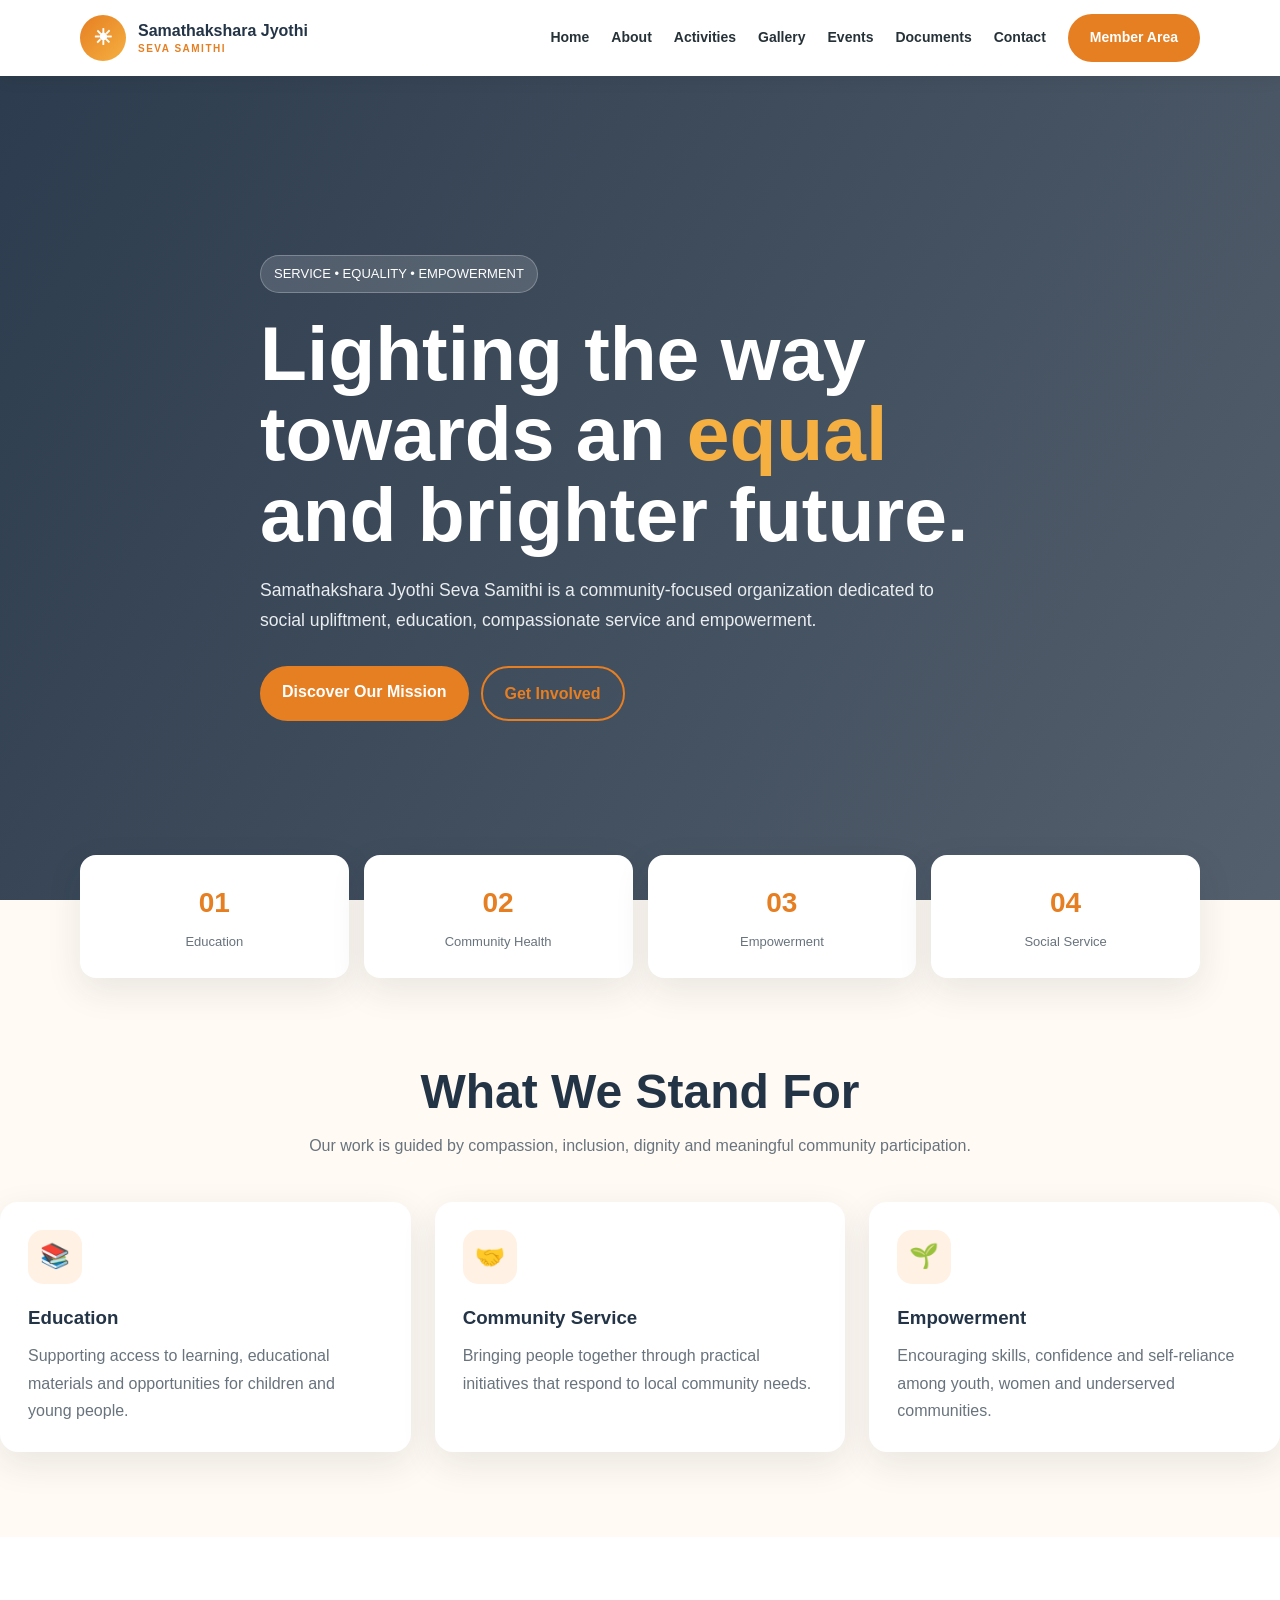
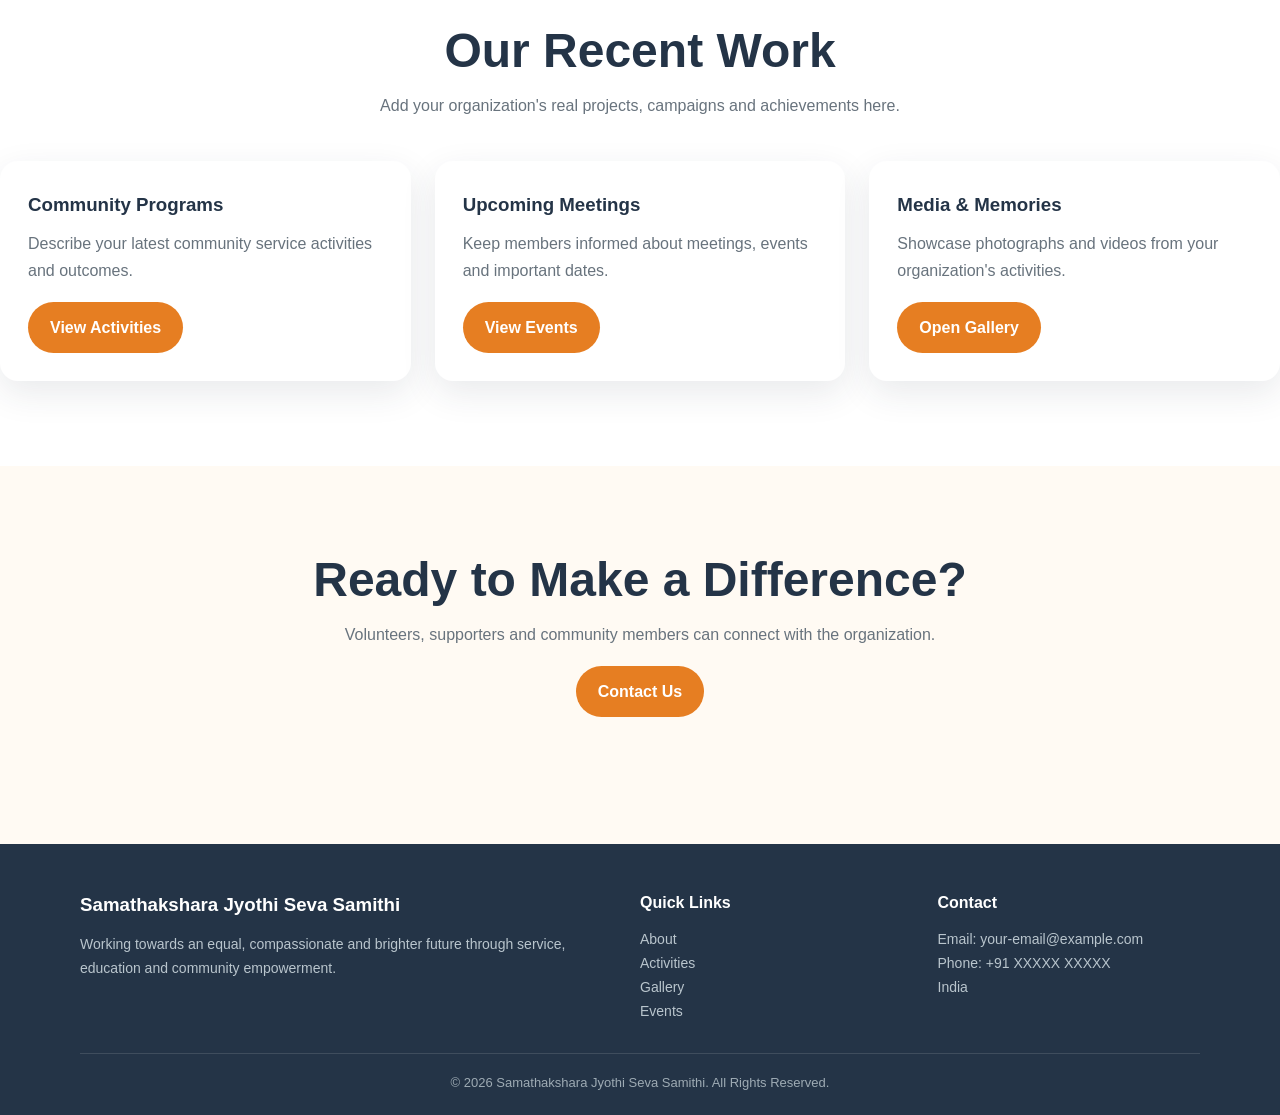
<file: index.html>
<!DOCTYPE html>
<html lang="en"><head><meta charset="UTF-8"><meta name="viewport" content="width=device-width,initial-scale=1.0">
<title>Home | Samathakshara Jyothi Seva Samithi</title><meta name="description" content="Samathakshara Jyothi Seva Samithi - service, education and community empowerment."><link rel="stylesheet" href="css/style.css"></head>
<body>
<header>
 <div class="container navbar">
  <a class="brand" href="index.html"><span class="brand-mark">☀</span><span>Samathakshara Jyothi<small>SEVA SAMITHI</small></span></a>
  <button class="menu-btn" aria-label="Open menu">☰</button>
  <nav class="nav-links">
   <a href="index.html">Home</a><a href="about.html">About</a><a href="activities.html">Activities</a>
   <a href="gallery.html">Gallery</a><a href="events.html">Events</a><a href="documents.html">Documents</a>
   <a href="contact.html">Contact</a><a class="btn" href="admin.html">Member Area</a>
  </nav>
 </div>
</header>

<main>
<section class="hero"><div class="container hero-content">
 <span class="badge">SERVICE • EQUALITY • EMPOWERMENT</span>
 <h1>Lighting the way towards an <span>equal</span> and brighter future.</h1>
 <p>Samathakshara Jyothi Seva Samithi is a community-focused organization dedicated to social upliftment, education, compassionate service and empowerment.</p>
 <div class="hero-actions"><a class="btn" href="about.html">Discover Our Mission</a><a class="btn btn-outline" href="contact.html">Get Involved</a></div>
</div></section>
<section class="container"><div class="stats">
 <div class="stat"><strong>01</strong><span>Education</span></div><div class="stat"><strong>02</strong><span>Community Health</span></div>
 <div class="stat"><strong>03</strong><span>Empowerment</span></div><div class="stat"><strong>04</strong><span>Social Service</span></div>
</div></section>
<section class="section"><div class="section-head"><h2>What We Stand For</h2><p>Our work is guided by compassion, inclusion, dignity and meaningful community participation.</p></div>
 <div class="grid grid-3">
  <div class="card"><div class="icon">📚</div><h3>Education</h3><p>Supporting access to learning, educational materials and opportunities for children and young people.</p></div>
  <div class="card"><div class="icon">🤝</div><h3>Community Service</h3><p>Bringing people together through practical initiatives that respond to local community needs.</p></div>
  <div class="card"><div class="icon">🌱</div><h3>Empowerment</h3><p>Encouraging skills, confidence and self-reliance among youth, women and underserved communities.</p></div>
 </div>
</section>
<section class="section alt"><div class="section-head"><h2>Our Recent Work</h2><p>Add your organization's real projects, campaigns and achievements here.</p></div>
 <div class="grid grid-3">
  <div class="card"><h3>Community Programs</h3><p>Describe your latest community service activities and outcomes.</p><a class="btn" style="margin-top:18px" href="activities.html">View Activities</a></div>
  <div class="card"><h3>Upcoming Meetings</h3><p>Keep members informed about meetings, events and important dates.</p><a class="btn" style="margin-top:18px" href="events.html">View Events</a></div>
  <div class="card"><h3>Media & Memories</h3><p>Showcase photographs and videos from your organization's activities.</p><a class="btn" style="margin-top:18px" href="gallery.html">Open Gallery</a></div>
 </div>
</section>
<section class="section"><div class="section-head"><h2>Ready to Make a Difference?</h2><p>Volunteers, supporters and community members can connect with the organization.</p><a class="btn" style="margin-top:18px" href="contact.html">Contact Us</a></div></section>
</main>

<footer>
 <div class="container footer-grid">
  <div><h3>Samathakshara Jyothi Seva Samithi</h3><p>Working towards an equal, compassionate and brighter future through service, education and community empowerment.</p></div>
  <div><h4>Quick Links</h4><p><a href="about.html">About</a></p><p><a href="activities.html">Activities</a></p><p><a href="gallery.html">Gallery</a></p><p><a href="events.html">Events</a></p></div>
  <div><h4>Contact</h4><p>Email: your-email@example.com</p><p>Phone: +91 XXXXX XXXXX</p><p>India</p></div>
 </div>
 <div class="container footer-bottom">© <span data-year></span> Samathakshara Jyothi Seva Samithi. All Rights Reserved.</div>
</footer>
<script src="js/script.js"></script>
</body></html>
</file>
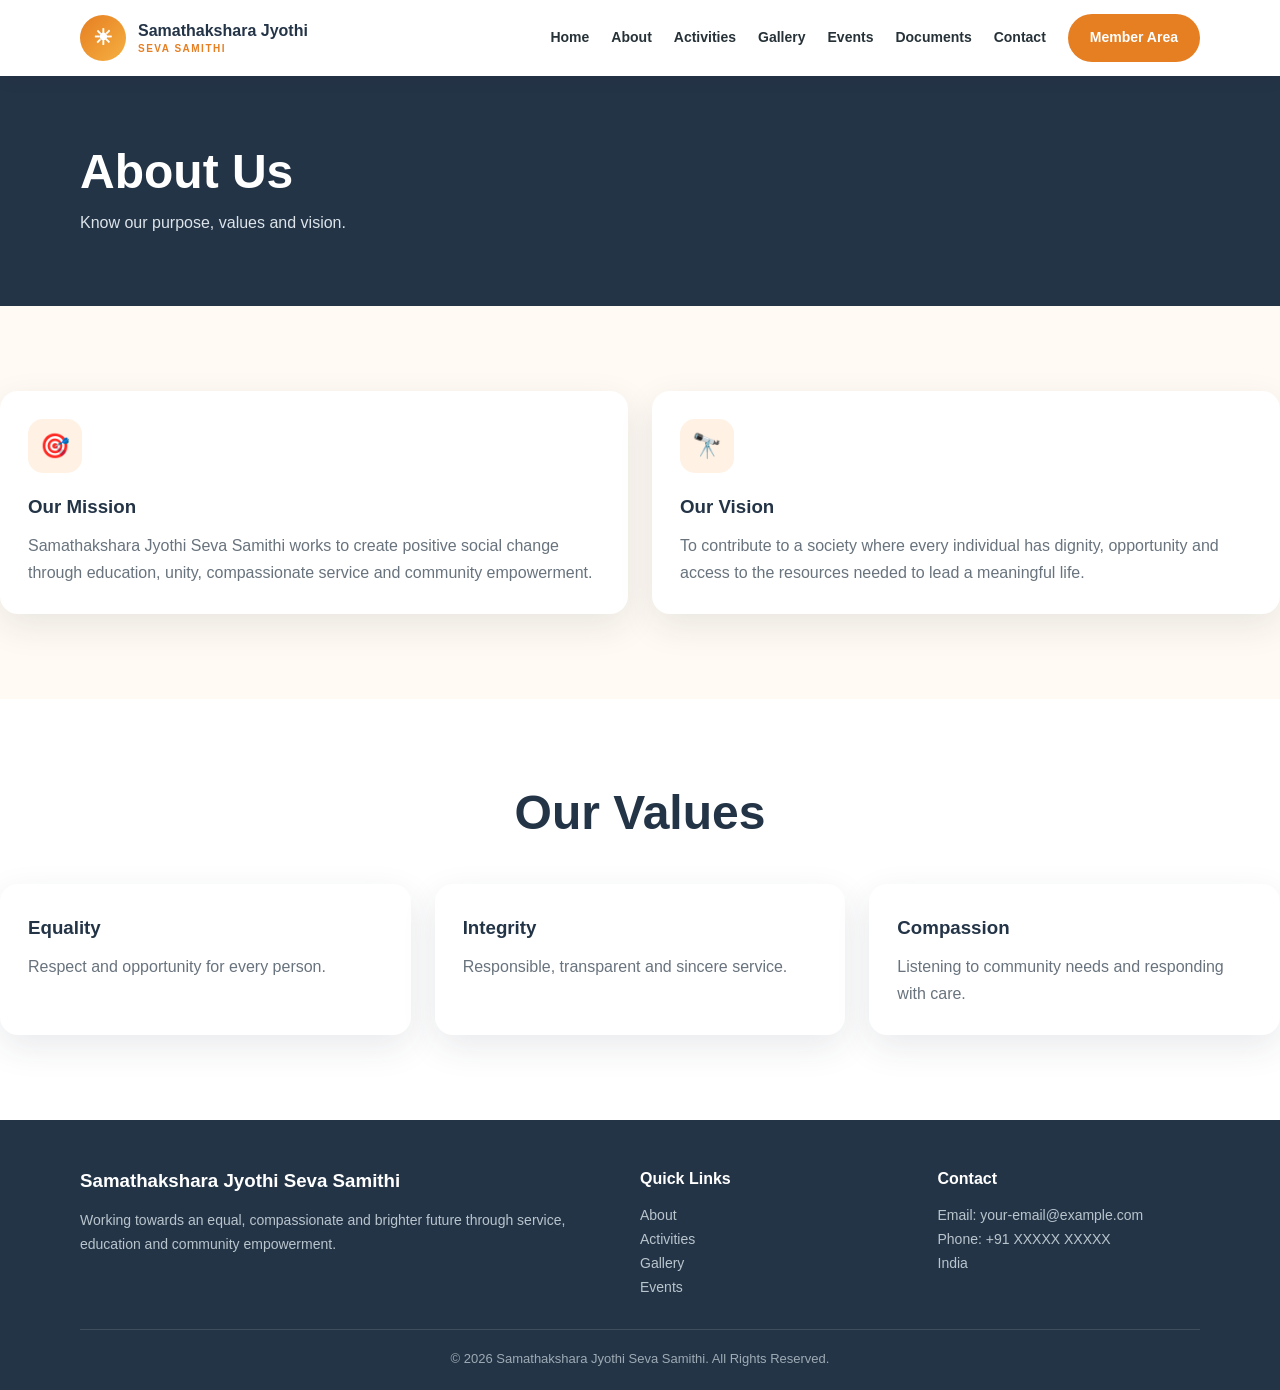
<file: about.html>
<!DOCTYPE html>
<html lang="en"><head><meta charset="UTF-8"><meta name="viewport" content="width=device-width,initial-scale=1.0">
<title>About Us | Samathakshara Jyothi Seva Samithi</title><meta name="description" content="Samathakshara Jyothi Seva Samithi - service, education and community empowerment."><link rel="stylesheet" href="css/style.css"></head>
<body>
<header>
 <div class="container navbar">
  <a class="brand" href="index.html"><span class="brand-mark">☀</span><span>Samathakshara Jyothi<small>SEVA SAMITHI</small></span></a>
  <button class="menu-btn" aria-label="Open menu">☰</button>
  <nav class="nav-links">
   <a href="index.html">Home</a><a href="about.html">About</a><a href="activities.html">Activities</a>
   <a href="gallery.html">Gallery</a><a href="events.html">Events</a><a href="documents.html">Documents</a>
   <a href="contact.html">Contact</a><a class="btn" href="admin.html">Member Area</a>
  </nav>
 </div>
</header>

<main><section class="page-hero"><div class="container"><h1>About Us</h1><p>Know our purpose, values and vision.</p></div></section>
<section class="section"><div class="grid grid-2">
 <div class="card"><div class="icon">🎯</div><h3>Our Mission</h3><p>Samathakshara Jyothi Seva Samithi works to create positive social change through education, unity, compassionate service and community empowerment.</p></div>
 <div class="card"><div class="icon">🔭</div><h3>Our Vision</h3><p>To contribute to a society where every individual has dignity, opportunity and access to the resources needed to lead a meaningful life.</p></div>
</div></section>
<section class="section alt"><div class="section-head"><h2>Our Values</h2></div><div class="grid grid-3">
 <div class="card"><h3>Equality</h3><p>Respect and opportunity for every person.</p></div><div class="card"><h3>Integrity</h3><p>Responsible, transparent and sincere service.</p></div><div class="card"><h3>Compassion</h3><p>Listening to community needs and responding with care.</p></div>
</div></section></main>

<footer>
 <div class="container footer-grid">
  <div><h3>Samathakshara Jyothi Seva Samithi</h3><p>Working towards an equal, compassionate and brighter future through service, education and community empowerment.</p></div>
  <div><h4>Quick Links</h4><p><a href="about.html">About</a></p><p><a href="activities.html">Activities</a></p><p><a href="gallery.html">Gallery</a></p><p><a href="events.html">Events</a></p></div>
  <div><h4>Contact</h4><p>Email: your-email@example.com</p><p>Phone: +91 XXXXX XXXXX</p><p>India</p></div>
 </div>
 <div class="container footer-bottom">© <span data-year></span> Samathakshara Jyothi Seva Samithi. All Rights Reserved.</div>
</footer>
<script src="js/script.js"></script>
</body></html>
</file>
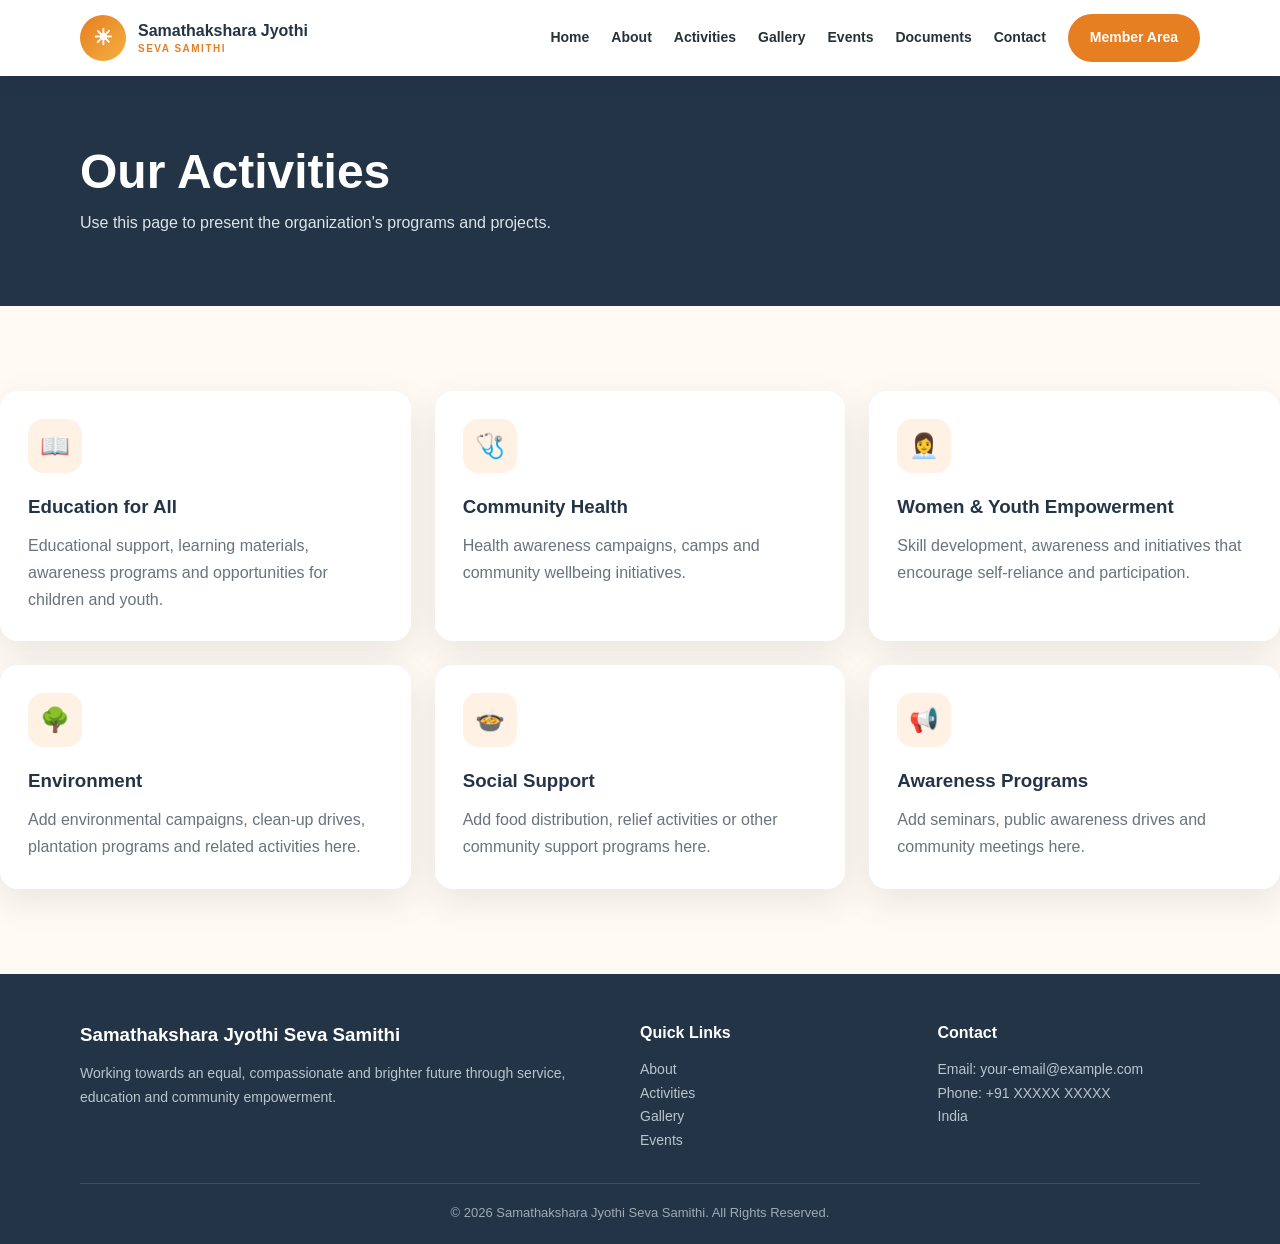
<file: activities.html>
<!DOCTYPE html>
<html lang="en"><head><meta charset="UTF-8"><meta name="viewport" content="width=device-width,initial-scale=1.0">
<title>Activities | Samathakshara Jyothi Seva Samithi</title><meta name="description" content="Samathakshara Jyothi Seva Samithi - service, education and community empowerment."><link rel="stylesheet" href="css/style.css"></head>
<body>
<header>
 <div class="container navbar">
  <a class="brand" href="index.html"><span class="brand-mark">☀</span><span>Samathakshara Jyothi<small>SEVA SAMITHI</small></span></a>
  <button class="menu-btn" aria-label="Open menu">☰</button>
  <nav class="nav-links">
   <a href="index.html">Home</a><a href="about.html">About</a><a href="activities.html">Activities</a>
   <a href="gallery.html">Gallery</a><a href="events.html">Events</a><a href="documents.html">Documents</a>
   <a href="contact.html">Contact</a><a class="btn" href="admin.html">Member Area</a>
  </nav>
 </div>
</header>

<main><section class="page-hero"><div class="container"><h1>Our Activities</h1><p>Use this page to present the organization's programs and projects.</p></div></section>
<section class="section"><div class="grid grid-3">
 <div class="card"><div class="icon">📖</div><h3>Education for All</h3><p>Educational support, learning materials, awareness programs and opportunities for children and youth.</p></div>
 <div class="card"><div class="icon">🩺</div><h3>Community Health</h3><p>Health awareness campaigns, camps and community wellbeing initiatives.</p></div>
 <div class="card"><div class="icon">👩‍💼</div><h3>Women & Youth Empowerment</h3><p>Skill development, awareness and initiatives that encourage self-reliance and participation.</p></div>
 <div class="card"><div class="icon">🌳</div><h3>Environment</h3><p>Add environmental campaigns, clean-up drives, plantation programs and related activities here.</p></div>
 <div class="card"><div class="icon">🍲</div><h3>Social Support</h3><p>Add food distribution, relief activities or other community support programs here.</p></div>
 <div class="card"><div class="icon">📢</div><h3>Awareness Programs</h3><p>Add seminars, public awareness drives and community meetings here.</p></div>
</div></section></main>

<footer>
 <div class="container footer-grid">
  <div><h3>Samathakshara Jyothi Seva Samithi</h3><p>Working towards an equal, compassionate and brighter future through service, education and community empowerment.</p></div>
  <div><h4>Quick Links</h4><p><a href="about.html">About</a></p><p><a href="activities.html">Activities</a></p><p><a href="gallery.html">Gallery</a></p><p><a href="events.html">Events</a></p></div>
  <div><h4>Contact</h4><p>Email: your-email@example.com</p><p>Phone: +91 XXXXX XXXXX</p><p>India</p></div>
 </div>
 <div class="container footer-bottom">© <span data-year></span> Samathakshara Jyothi Seva Samithi. All Rights Reserved.</div>
</footer>
<script src="js/script.js"></script>
</body></html>
</file>
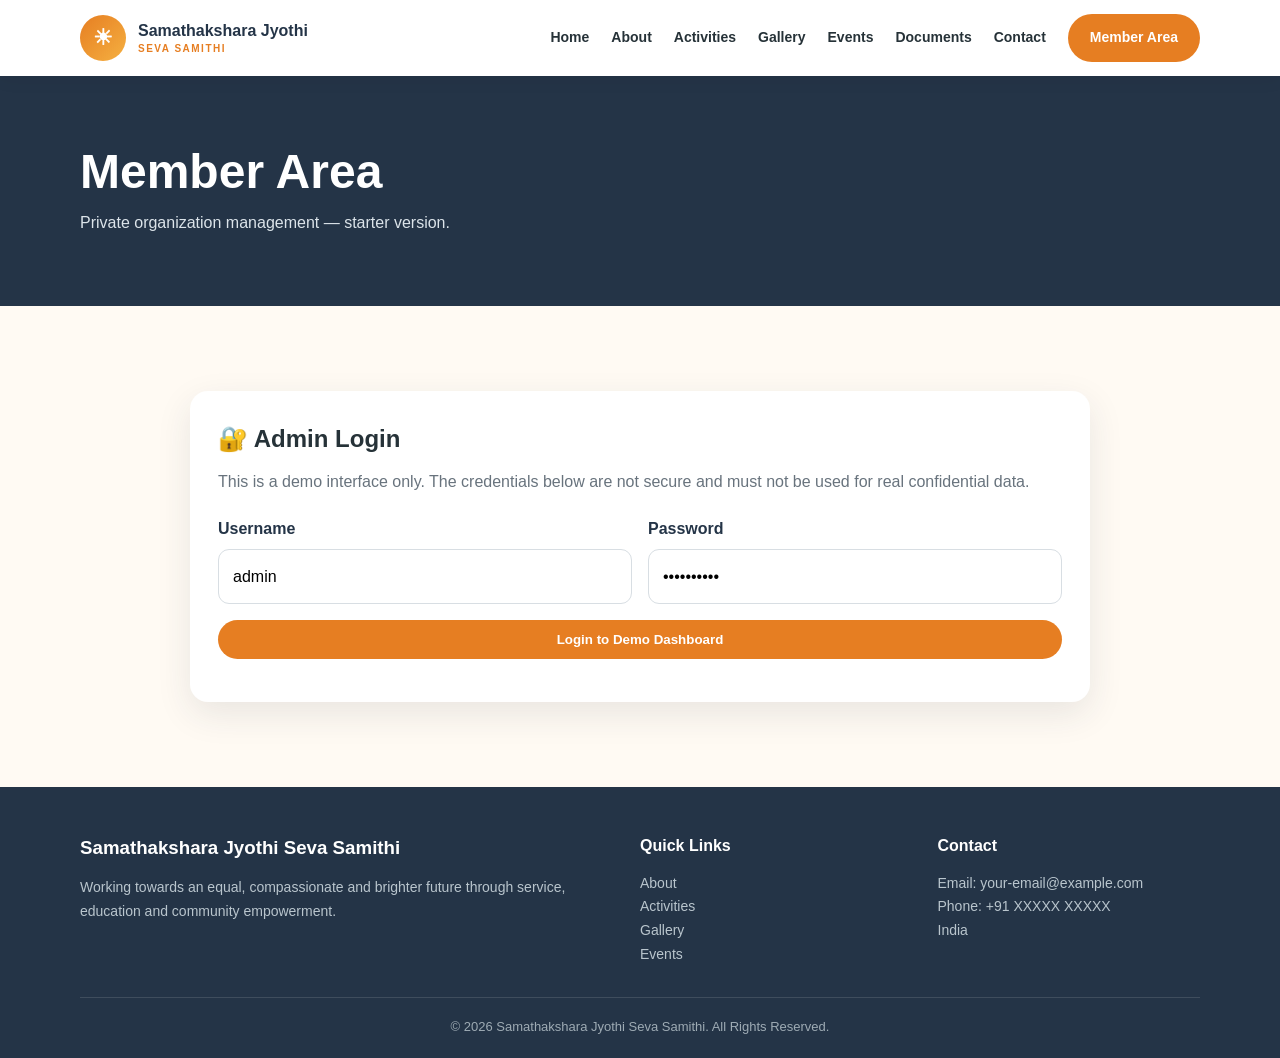
<file: admin-old.html>
<!DOCTYPE html>
<html lang="en"><head><meta charset="UTF-8"><meta name="viewport" content="width=device-width,initial-scale=1.0">
<title>Member Area | Samathakshara Jyothi Seva Samithi</title><meta name="description" content="Samathakshara Jyothi Seva Samithi - service, education and community empowerment."><link rel="stylesheet" href="css/style.css"></head>
<body>
<header>
 <div class="container navbar">
  <a class="brand" href="index.html"><span class="brand-mark">☀</span><span>Samathakshara Jyothi<small>SEVA SAMITHI</small></span></a>
  <button class="menu-btn" aria-label="Open menu">☰</button>
  <nav class="nav-links">
   <a href="index.html">Home</a><a href="about.html">About</a><a href="activities.html">Activities</a>
   <a href="gallery.html">Gallery</a><a href="events.html">Events</a><a href="documents.html">Documents</a>
   <a href="contact.html">Contact</a><a class="btn" href="admin.html">Member Area</a>
  </nav>
 </div>
</header>

<main><section class="page-hero"><div class="container"><h1>Member Area</h1><p>Private organization management — starter version.</p></div></section>
<section class="section"><div id="loginPanel" class="card admin-box">
 <h2>🔐 Admin Login</h2><p style="color:var(--muted);margin:8px 0 20px">This is a demo interface only. The credentials below are not secure and must not be used for real confidential data.</p>
 <form id="loginForm" class="form-grid"><div class="form-group"><label>Username</label><input id="username" required value="admin"></div><div class="form-group"><label>Password</label><input id="password" type="password" required value="samithi123"></div><div class="form-group full"><button class="btn">Login to Demo Dashboard</button></div></form><div id="loginMessage"></div>
</div>
<div id="dashboard" class="hidden admin-box">
 <div class="section-head" style="margin-top:0"><h2>Organization Dashboard</h2><p>These are the modules we can connect to real free services next.</p></div>
 <div class="dashboard-grid">
  <div class="dashboard-card">📸<strong>Photos</strong><span>Upload and organize activity photos.</span></div>
  <div class="dashboard-card">🎥<strong>Videos</strong><span>Manage video links and media.</span></div>
  <div class="dashboard-card">📁<strong>Documents</strong><span>Store proformas and reports.</span></div>
  <div class="dashboard-card">📅<strong>Meetings</strong><span>Schedule meetings and agendas.</span></div>
  <div class="dashboard-card">📝<strong>Minutes</strong><span>Maintain meeting minutes.</span></div>
  <div class="dashboard-card">👥<strong>Members</strong><span>Plan member management.</span></div>
 </div>
 <div class="notice" style="margin-top:25px"><strong>Next step:</strong> connect this dashboard to Firebase or Supabase for real authentication, database records and file storage.</div>
</div></section></main>

<footer>
 <div class="container footer-grid">
  <div><h3>Samathakshara Jyothi Seva Samithi</h3><p>Working towards an equal, compassionate and brighter future through service, education and community empowerment.</p></div>
  <div><h4>Quick Links</h4><p><a href="about.html">About</a></p><p><a href="activities.html">Activities</a></p><p><a href="gallery.html">Gallery</a></p><p><a href="events.html">Events</a></p></div>
  <div><h4>Contact</h4><p>Email: your-email@example.com</p><p>Phone: +91 XXXXX XXXXX</p><p>India</p></div>
 </div>
 <div class="container footer-bottom">© <span data-year></span> Samathakshara Jyothi Seva Samithi. All Rights Reserved.</div>
</footer>
<script src="js/script.js"></script>
</body></html>
</file>
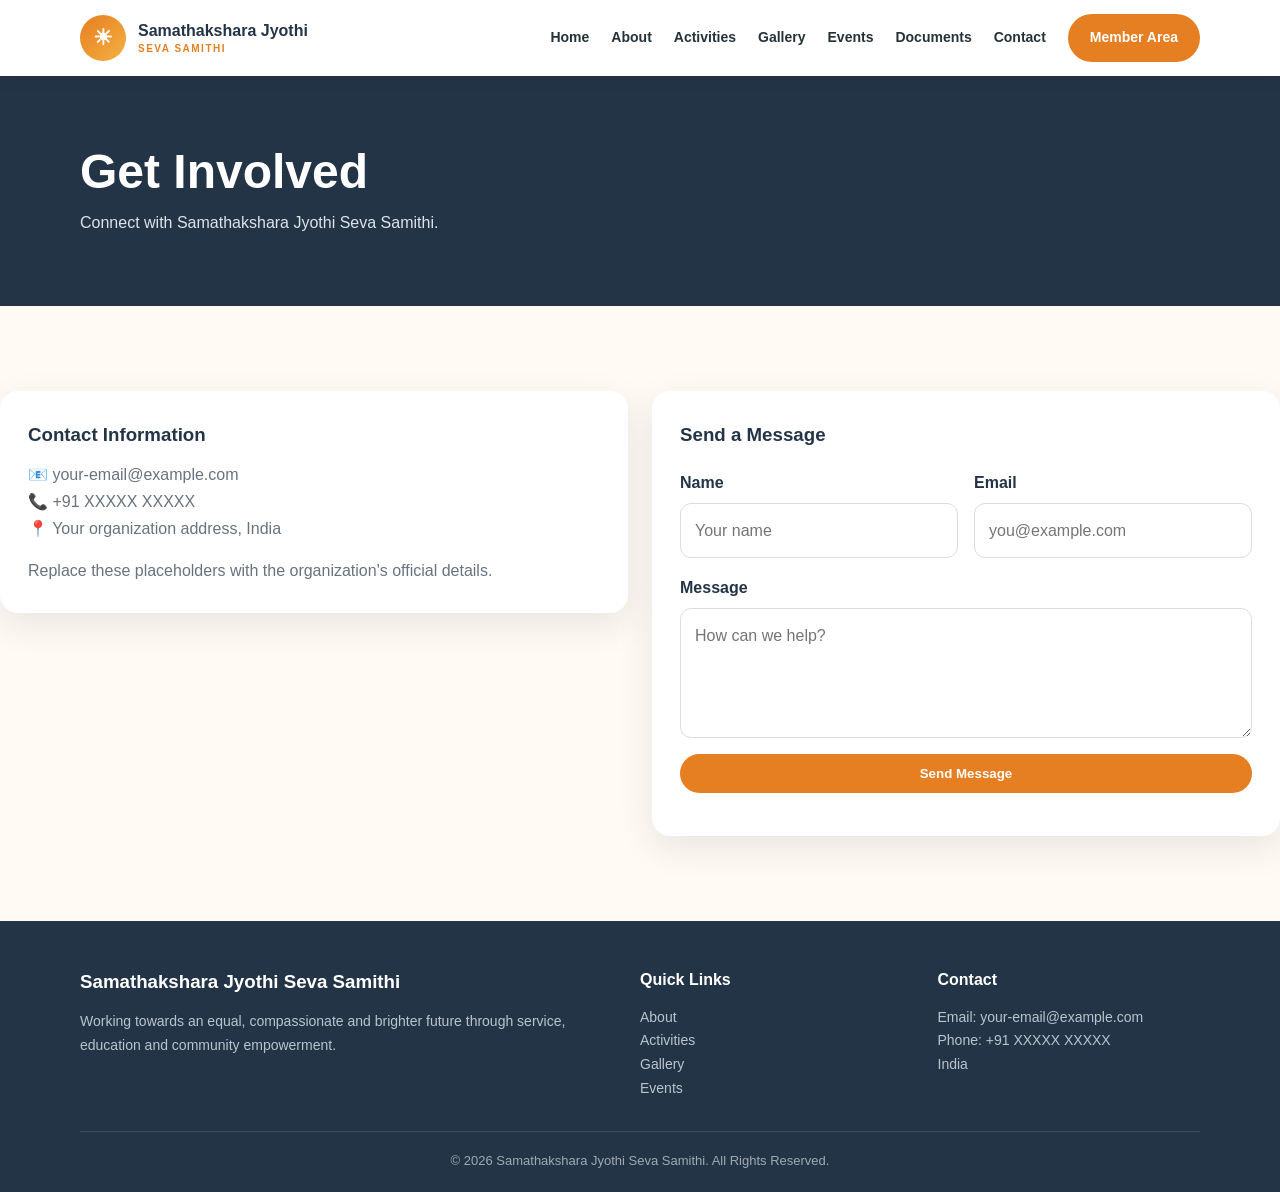
<file: contact.html>
<!DOCTYPE html>
<html lang="en"><head><meta charset="UTF-8"><meta name="viewport" content="width=device-width,initial-scale=1.0">
<title>Contact | Samathakshara Jyothi Seva Samithi</title><meta name="description" content="Samathakshara Jyothi Seva Samithi - service, education and community empowerment."><link rel="stylesheet" href="css/style.css"></head>
<body>
<header>
 <div class="container navbar">
  <a class="brand" href="index.html"><span class="brand-mark">☀</span><span>Samathakshara Jyothi<small>SEVA SAMITHI</small></span></a>
  <button class="menu-btn" aria-label="Open menu">☰</button>
  <nav class="nav-links">
   <a href="index.html">Home</a><a href="about.html">About</a><a href="activities.html">Activities</a>
   <a href="gallery.html">Gallery</a><a href="events.html">Events</a><a href="documents.html">Documents</a>
   <a href="contact.html">Contact</a><a class="btn" href="admin.html">Member Area</a>
  </nav>
 </div>
</header>

<main><section class="page-hero"><div class="container"><h1>Get Involved</h1><p>Connect with Samathakshara Jyothi Seva Samithi.</p></div></section>
<section class="section"><div class="grid grid-2">
 <div><div class="card"><h3>Contact Information</h3><p style="margin-top:10px">📧 your-email@example.com</p><p>📞 +91 XXXXX XXXXX</p><p>📍 Your organization address, India</p><p style="margin-top:15px;color:var(--muted)">Replace these placeholders with the organization's official details.</p></div></div>
 <div class="card"><h3>Send a Message</h3><form id="contactForm" class="form-grid" style="margin-top:18px">
 <div class="form-group"><label>Name</label><input required placeholder="Your name"></div>
 <div class="form-group"><label>Email</label><input type="email" required placeholder="you@example.com"></div>
 <div class="form-group full"><label>Message</label><textarea required placeholder="How can we help?"></textarea></div>
 <div class="form-group full"><button class="btn" type="submit">Send Message</button></div></form><p id="formMessage" style="margin-top:15px;color:var(--primary)"></p></div>
</div></section></main>

<footer>
 <div class="container footer-grid">
  <div><h3>Samathakshara Jyothi Seva Samithi</h3><p>Working towards an equal, compassionate and brighter future through service, education and community empowerment.</p></div>
  <div><h4>Quick Links</h4><p><a href="about.html">About</a></p><p><a href="activities.html">Activities</a></p><p><a href="gallery.html">Gallery</a></p><p><a href="events.html">Events</a></p></div>
  <div><h4>Contact</h4><p>Email: your-email@example.com</p><p>Phone: +91 XXXXX XXXXX</p><p>India</p></div>
 </div>
 <div class="container footer-bottom">© <span data-year></span> Samathakshara Jyothi Seva Samithi. All Rights Reserved.</div>
</footer>
<script src="js/script.js"></script>
</body></html>
</file>
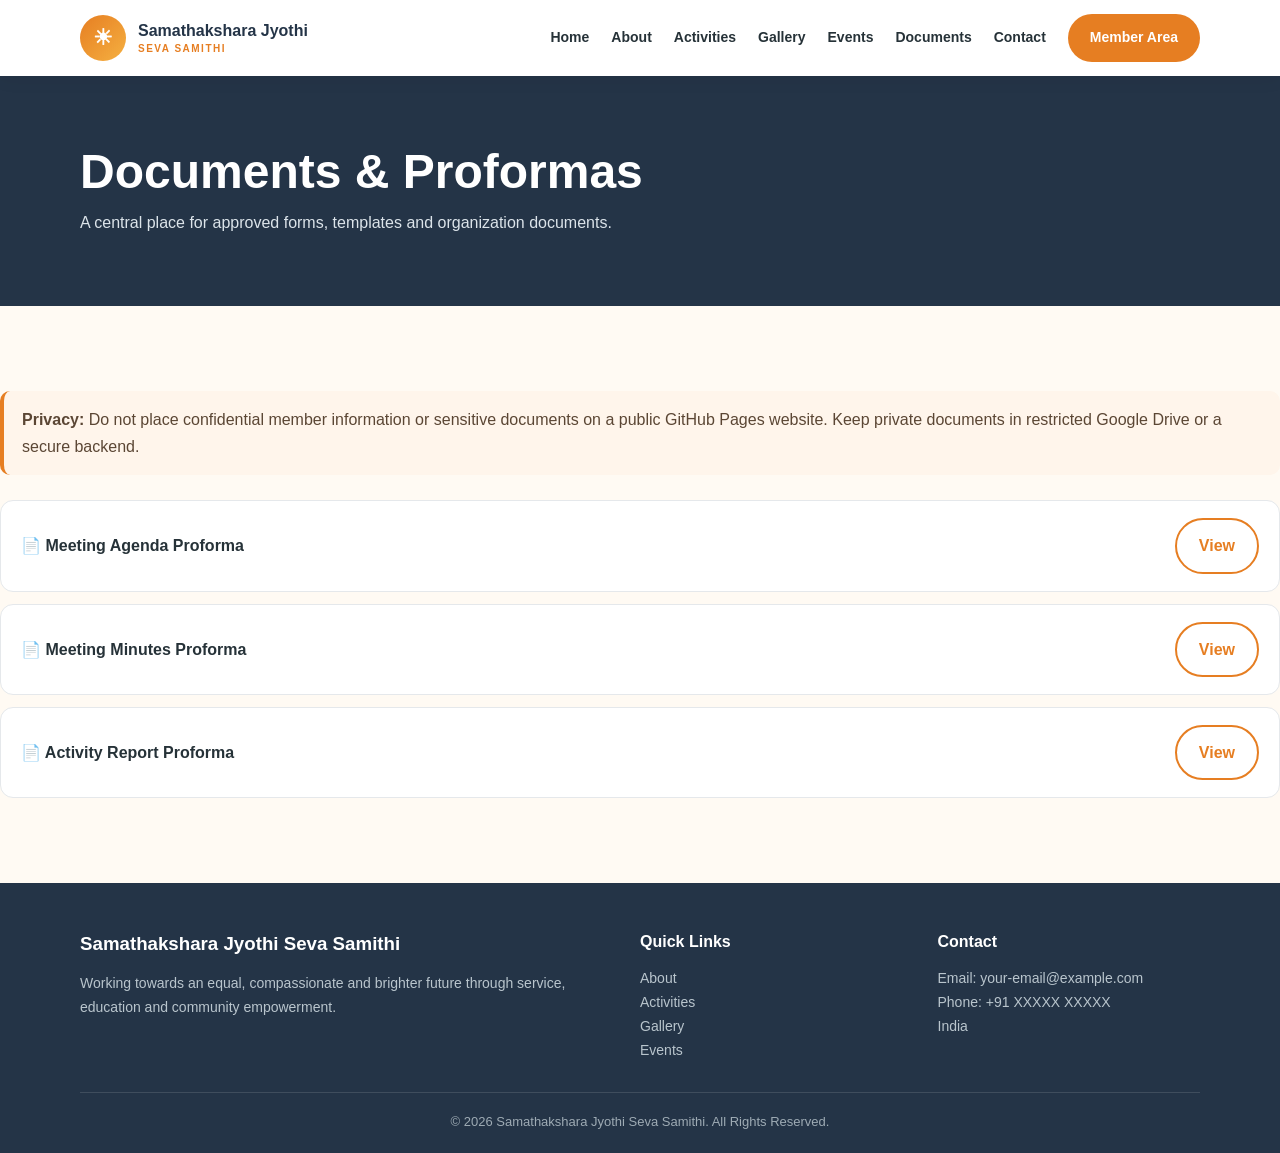
<file: documents.html>
<!DOCTYPE html>
<html lang="en"><head><meta charset="UTF-8"><meta name="viewport" content="width=device-width,initial-scale=1.0">
<title>Documents & Proformas | Samathakshara Jyothi Seva Samithi</title><meta name="description" content="Samathakshara Jyothi Seva Samithi - service, education and community empowerment."><link rel="stylesheet" href="css/style.css"></head>
<body>
<header>
 <div class="container navbar">
  <a class="brand" href="index.html"><span class="brand-mark">☀</span><span>Samathakshara Jyothi<small>SEVA SAMITHI</small></span></a>
  <button class="menu-btn" aria-label="Open menu">☰</button>
  <nav class="nav-links">
   <a href="index.html">Home</a><a href="about.html">About</a><a href="activities.html">Activities</a>
   <a href="gallery.html">Gallery</a><a href="events.html">Events</a><a href="documents.html">Documents</a>
   <a href="contact.html">Contact</a><a class="btn" href="admin.html">Member Area</a>
  </nav>
 </div>
</header>

<main><section class="page-hero"><div class="container"><h1>Documents & Proformas</h1><p>A central place for approved forms, templates and organization documents.</p></div></section>
<section class="section"><div class="notice" style="margin-bottom:25px"><strong>Privacy:</strong> Do not place confidential member information or sensitive documents on a public GitHub Pages website. Keep private documents in restricted Google Drive or a secure backend.</div>
<div class="document-list">
 <div class="document"><span>📄 Meeting Agenda Proforma</span><a class="btn btn-outline" href="documents/meeting-agenda-proforma.pdf">View</a></div>
 <div class="document"><span>📄 Meeting Minutes Proforma</span><a class="btn btn-outline" href="documents/meeting-minutes-proforma.pdf">View</a></div>
 <div class="document"><span>📄 Activity Report Proforma</span><a class="btn btn-outline" href="documents/activity-report-proforma.pdf">View</a></div>
</div></section></main>

<footer>
 <div class="container footer-grid">
  <div><h3>Samathakshara Jyothi Seva Samithi</h3><p>Working towards an equal, compassionate and brighter future through service, education and community empowerment.</p></div>
  <div><h4>Quick Links</h4><p><a href="about.html">About</a></p><p><a href="activities.html">Activities</a></p><p><a href="gallery.html">Gallery</a></p><p><a href="events.html">Events</a></p></div>
  <div><h4>Contact</h4><p>Email: your-email@example.com</p><p>Phone: +91 XXXXX XXXXX</p><p>India</p></div>
 </div>
 <div class="container footer-bottom">© <span data-year></span> Samathakshara Jyothi Seva Samithi. All Rights Reserved.</div>
</footer>
<script src="js/script.js"></script>
</body></html>
</file>
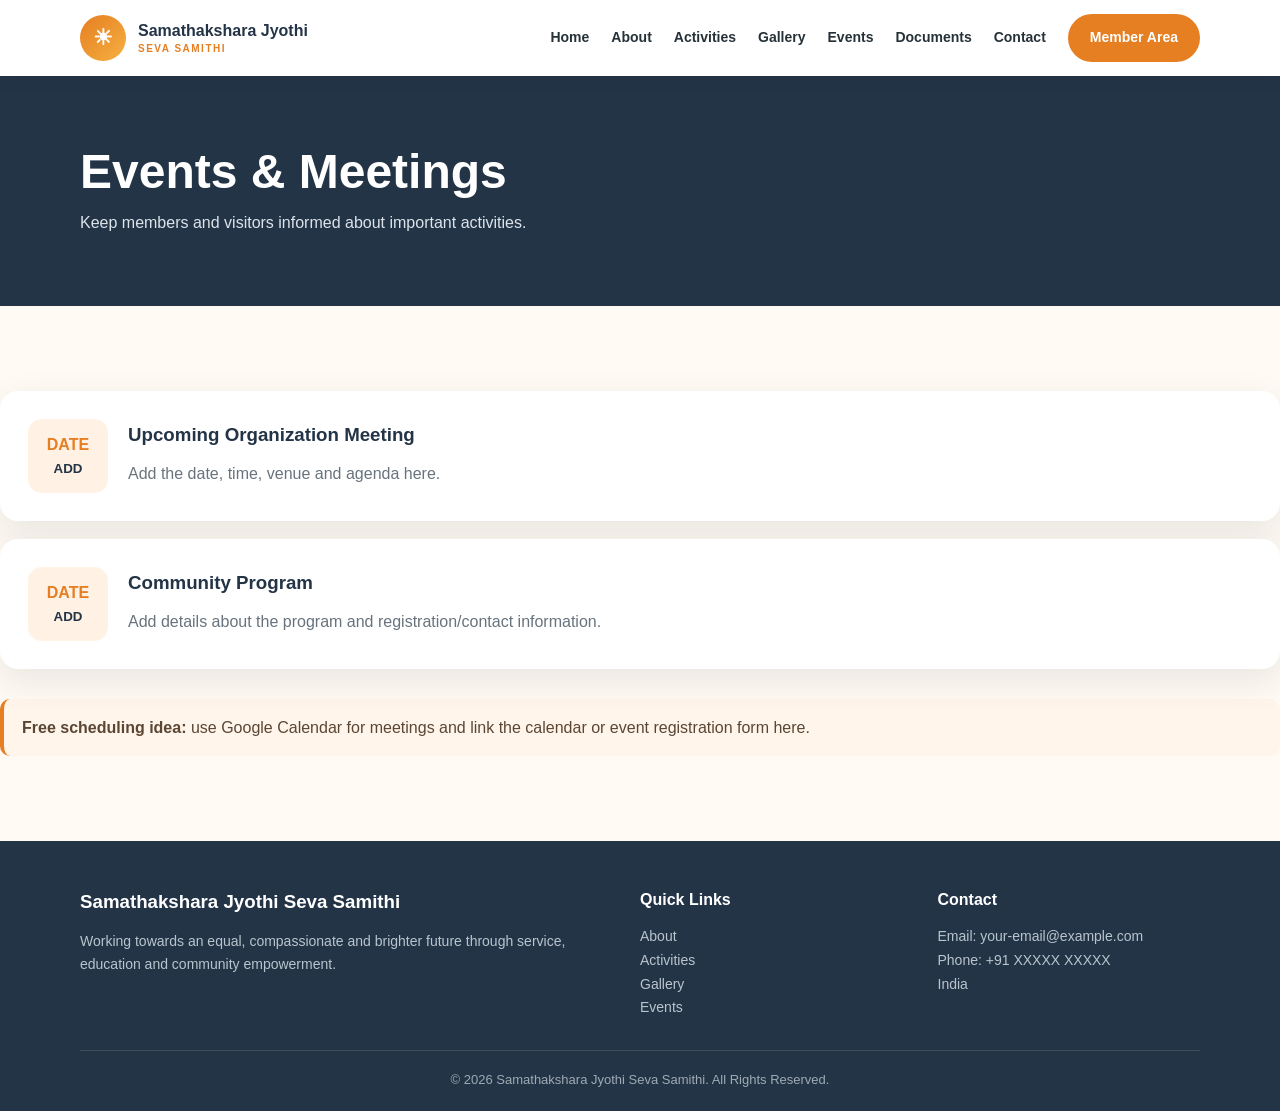
<file: events.html>
<!DOCTYPE html>
<html lang="en"><head><meta charset="UTF-8"><meta name="viewport" content="width=device-width,initial-scale=1.0">
<title>Events & Meetings | Samathakshara Jyothi Seva Samithi</title><meta name="description" content="Samathakshara Jyothi Seva Samithi - service, education and community empowerment."><link rel="stylesheet" href="css/style.css"></head>
<body>
<header>
 <div class="container navbar">
  <a class="brand" href="index.html"><span class="brand-mark">☀</span><span>Samathakshara Jyothi<small>SEVA SAMITHI</small></span></a>
  <button class="menu-btn" aria-label="Open menu">☰</button>
  <nav class="nav-links">
   <a href="index.html">Home</a><a href="about.html">About</a><a href="activities.html">Activities</a>
   <a href="gallery.html">Gallery</a><a href="events.html">Events</a><a href="documents.html">Documents</a>
   <a href="contact.html">Contact</a><a class="btn" href="admin.html">Member Area</a>
  </nav>
 </div>
</header>

<main><section class="page-hero"><div class="container"><h1>Events & Meetings</h1><p>Keep members and visitors informed about important activities.</p></div></section>
<section class="section"><div class="timeline">
 <div class="event card"><div class="event-date">DATE<small>ADD</small></div><div><h3>Upcoming Organization Meeting</h3><p>Add the date, time, venue and agenda here.</p></div></div>
 <div class="event card"><div class="event-date">DATE<small>ADD</small></div><div><h3>Community Program</h3><p>Add details about the program and registration/contact information.</p></div></div>
</div>
<div style="margin-top:30px" class="notice"><strong>Free scheduling idea:</strong> use Google Calendar for meetings and link the calendar or event registration form here.</div></section></main>

<footer>
 <div class="container footer-grid">
  <div><h3>Samathakshara Jyothi Seva Samithi</h3><p>Working towards an equal, compassionate and brighter future through service, education and community empowerment.</p></div>
  <div><h4>Quick Links</h4><p><a href="about.html">About</a></p><p><a href="activities.html">Activities</a></p><p><a href="gallery.html">Gallery</a></p><p><a href="events.html">Events</a></p></div>
  <div><h4>Contact</h4><p>Email: your-email@example.com</p><p>Phone: +91 XXXXX XXXXX</p><p>India</p></div>
 </div>
 <div class="container footer-bottom">© <span data-year></span> Samathakshara Jyothi Seva Samithi. All Rights Reserved.</div>
</footer>
<script src="js/script.js"></script>
</body></html>
</file>
<file: css/style.css>
:root{
  --primary:#e67e22;
  --primary-dark:#c85f0a;
  --navy:#243447;
  --cream:#fffaf3;
  --light:#f6f7f9;
  --text:#263238;
  --muted:#68737d;
  --white:#fff;
  --shadow:0 12px 35px rgba(36,52,71,.10);
  --radius:18px;
}
*{box-sizing:border-box;margin:0;padding:0}
html{scroll-behavior:smooth}
body{font-family:Segoe UI,Tahoma,Arial,sans-serif;color:var(--text);background:var(--cream);line-height:1.7}
a{color:inherit;text-decoration:none}
img{max-width:100%;display:block}
.container{width:min(1120px,92%);margin:auto}
header{position:sticky;top:0;z-index:1000;background:rgba(255,255,255,.96);backdrop-filter:blur(12px);box-shadow:0 2px 18px rgba(0,0,0,.07)}
.navbar{min-height:76px;display:flex;align-items:center;justify-content:space-between;gap:20px}
.brand{display:flex;align-items:center;gap:12px;font-weight:800;color:var(--navy);line-height:1.1}
.brand-mark{width:46px;height:46px;border-radius:50%;display:grid;place-items:center;background:linear-gradient(135deg,var(--primary),#f5b041);color:#fff;font-size:22px}
.brand small{display:block;color:var(--primary);font-size:10px;letter-spacing:1.5px;margin-top:3px}
.nav-links{display:flex;gap:22px;align-items:center}
.nav-links a{font-weight:600;font-size:14px}
.nav-links a:hover{color:var(--primary)}
.menu-btn{display:none;border:0;background:none;font-size:28px;color:var(--navy)}
.btn{display:inline-block;border:0;cursor:pointer;background:var(--primary);color:#fff;padding:12px 22px;border-radius:999px;font-weight:700;transition:.2s}
.btn:hover{background:var(--primary-dark);transform:translateY(-1px)}
.btn-outline{background:transparent;border:2px solid var(--primary);color:var(--primary)}
.btn-outline:hover{color:#fff}
.hero{min-height:calc(100vh - 76px);display:flex;align-items:center;background:
linear-gradient(120deg,rgba(36,52,71,.96),rgba(36,52,71,.78)),
url("https://images.unsplash.com/photo-1593113598332-cd288d649433?auto=format&fit=crop&w=1800&q=80") center/cover}
.hero-content{color:#fff;padding:80px 0;max-width:760px}
.badge{display:inline-block;background:rgba(255,255,255,.14);border:1px solid rgba(255,255,255,.25);padding:7px 13px;border-radius:999px;font-size:13px;margin-bottom:20px}
.hero h1{font-size:clamp(2.4rem,6vw,5rem);line-height:1.05;margin-bottom:22px}
.hero h1 span{color:#f5b041}
.hero p{font-size:1.1rem;max-width:680px;color:#e9edf0;margin-bottom:30px}
.hero-actions{display:flex;gap:12px;flex-wrap:wrap}
.section{padding:85px 0}
.section.alt{background:#fff}
.section-head{text-align:center;max-width:700px;margin:0 auto 42px}
.section-head h2{font-size:clamp(2rem,4vw,3rem);color:var(--navy);line-height:1.2;margin-bottom:12px}
.section-head p{color:var(--muted)}
.grid{display:grid;gap:24px}
.grid-3{grid-template-columns:repeat(3,1fr)}
.grid-2{grid-template-columns:repeat(2,1fr)}
.card{background:#fff;border-radius:var(--radius);padding:28px;box-shadow:var(--shadow)}
.icon{width:54px;height:54px;border-radius:15px;background:#fff1e4;color:var(--primary);display:grid;place-items:center;font-size:24px;margin-bottom:18px}
.card h3{color:var(--navy);margin-bottom:9px}
.card p{color:var(--muted)}
.stats{display:grid;grid-template-columns:repeat(4,1fr);gap:15px;margin-top:-45px;position:relative}
.stat{background:#fff;padding:24px;border-radius:16px;box-shadow:var(--shadow);text-align:center}
.stat strong{display:block;font-size:28px;color:var(--primary)}
.stat span{font-size:13px;color:var(--muted)}
.page-hero{background:var(--navy);color:#fff;padding:70px 0}
.page-hero h1{font-size:3rem;line-height:1.1}
.page-hero p{color:#dce4ea;margin-top:10px}
.gallery{display:grid;grid-template-columns:repeat(3,1fr);gap:18px}
.gallery-item{overflow:hidden;border-radius:16px;background:#ddd;min-height:220px}
.gallery-item img{width:100%;height:100%;min-height:220px;object-fit:cover;transition:.3s}
.gallery-item:hover img{transform:scale(1.04)}
.video-card iframe{width:100%;aspect-ratio:16/9;border:0;border-radius:14px}
.timeline{display:grid;gap:18px}
.event{display:flex;gap:20px;align-items:flex-start}
.event-date{min-width:80px;background:#fff1e4;color:var(--primary);padding:12px;border-radius:14px;text-align:center;font-weight:800}
.event-date small{display:block;color:var(--navy)}
.form-grid{display:grid;grid-template-columns:1fr 1fr;gap:16px}
.form-group{display:flex;flex-direction:column;gap:7px}
.form-group.full{grid-column:1/-1}
label{font-weight:700;color:var(--navy)}
input,textarea,select{width:100%;padding:13px 14px;border:1px solid #d8dee3;border-radius:11px;font:inherit;background:#fff}
textarea{min-height:130px;resize:vertical}
.notice{padding:15px 18px;border-left:4px solid var(--primary);background:#fff5eb;border-radius:10px;color:#5b4634}
.document-list{display:grid;gap:12px}
.document{display:flex;justify-content:space-between;align-items:center;gap:15px;padding:17px 20px;border:1px solid #e5e8eb;background:#fff;border-radius:13px}
.document span{font-weight:650}
footer{background:var(--navy);color:#dce4ea;padding:45px 0 20px}
.footer-grid{display:grid;grid-template-columns:2fr 1fr 1fr;gap:35px}
footer h3,footer h4{color:#fff;margin-bottom:12px}
footer p{color:#b9c5cd;font-size:14px}
.footer-bottom{border-top:1px solid rgba(255,255,255,.12);margin-top:30px;padding-top:18px;text-align:center;font-size:13px;color:#9eabb4}
.admin-box{max-width:900px;margin:auto}
.dashboard-grid{display:grid;grid-template-columns:repeat(3,1fr);gap:18px}
.dashboard-card{background:#fff;border-radius:16px;padding:24px;box-shadow:var(--shadow)}
.dashboard-card strong{font-size:26px;color:var(--primary);display:block}
.hidden{display:none!important}
#loginMessage{margin-top:15px}
@media(max-width:850px){
  .nav-links{display:none;position:absolute;left:0;right:0;top:76px;background:#fff;padding:18px 4%;flex-direction:column;align-items:flex-start;box-shadow:0 8px 15px rgba(0,0,0,.08)}
  .nav-links.open{display:flex}
  .menu-btn{display:block}
  .grid-3,.grid-2,.gallery,.dashboard-grid,.footer-grid{grid-template-columns:1fr}
  .stats{grid-template-columns:repeat(2,1fr);margin-top:25px}
  .form-grid{grid-template-columns:1fr}
  .form-group.full{grid-column:auto}
  .hero{min-height:80vh}
}
@media(max-width:480px){
  .stats{grid-template-columns:1fr 1fr}
  .hero-actions .btn{width:100%;text-align:center}
}
</file>
